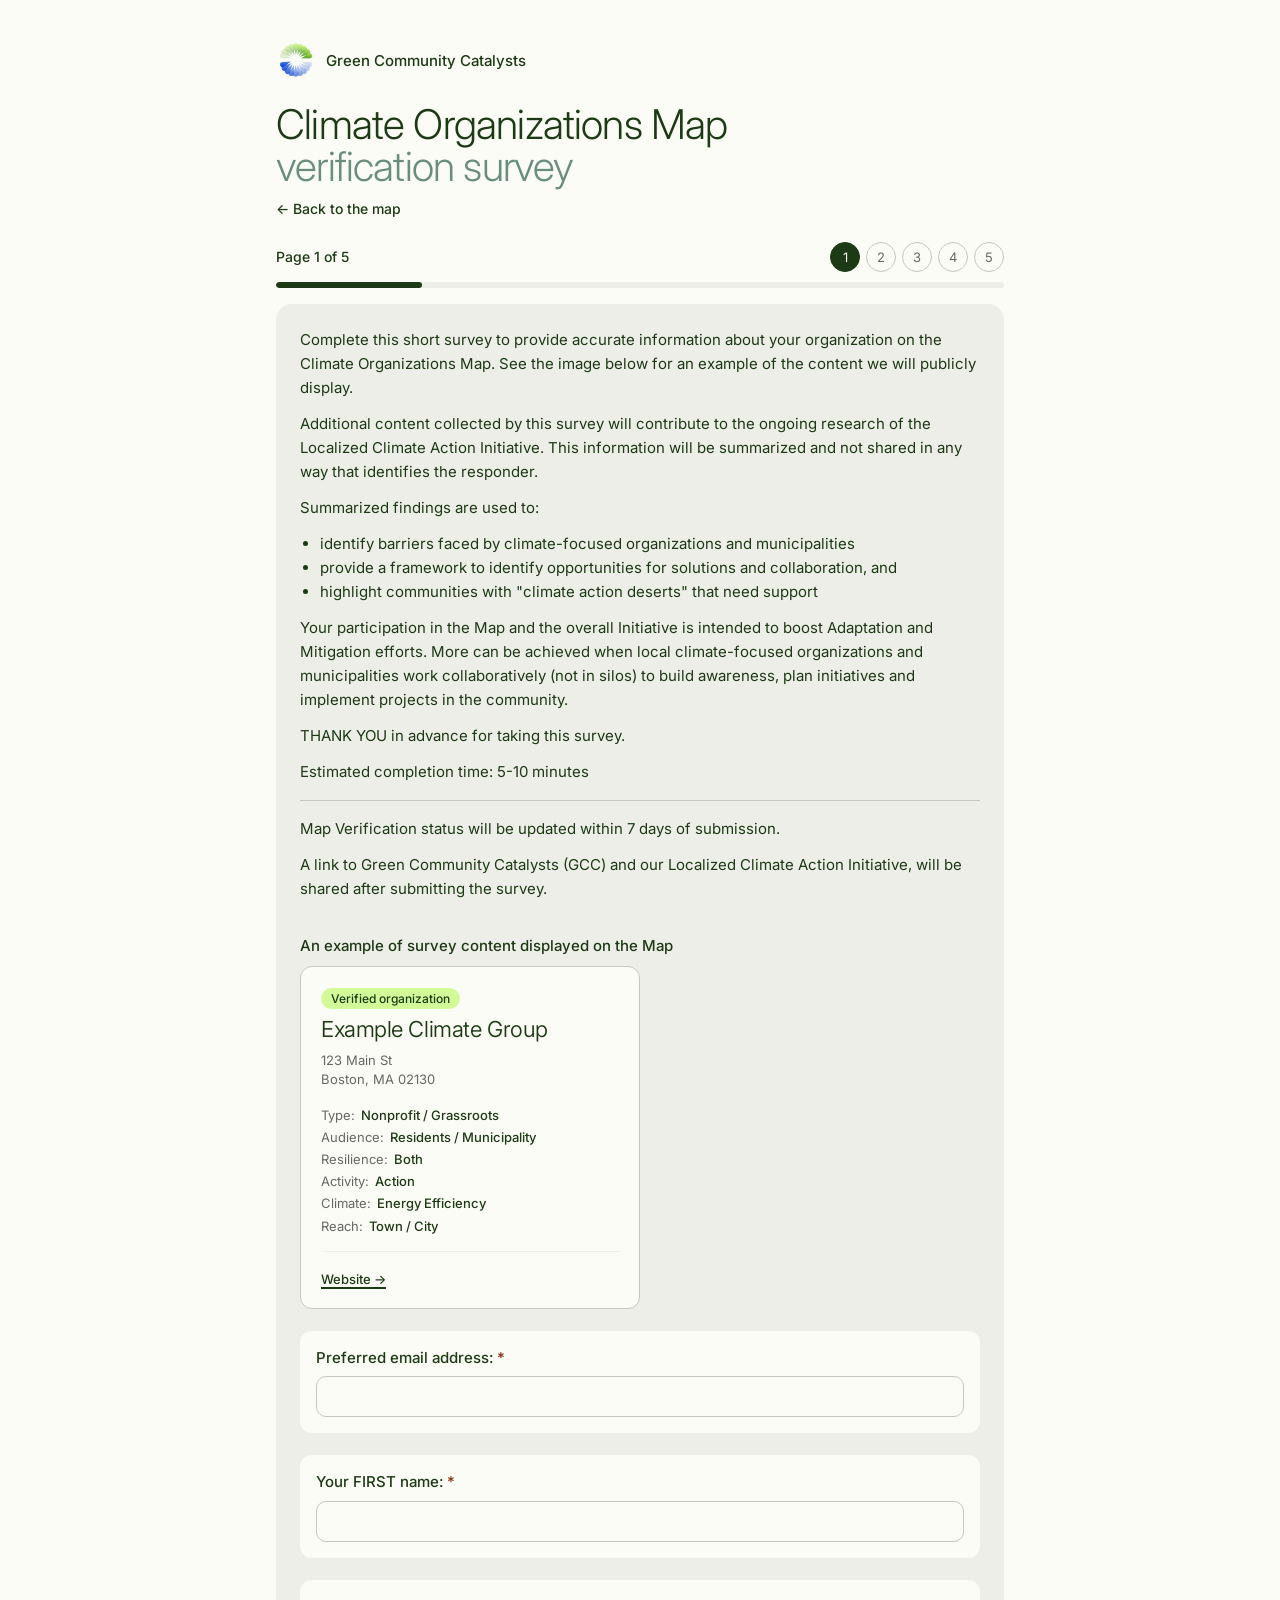
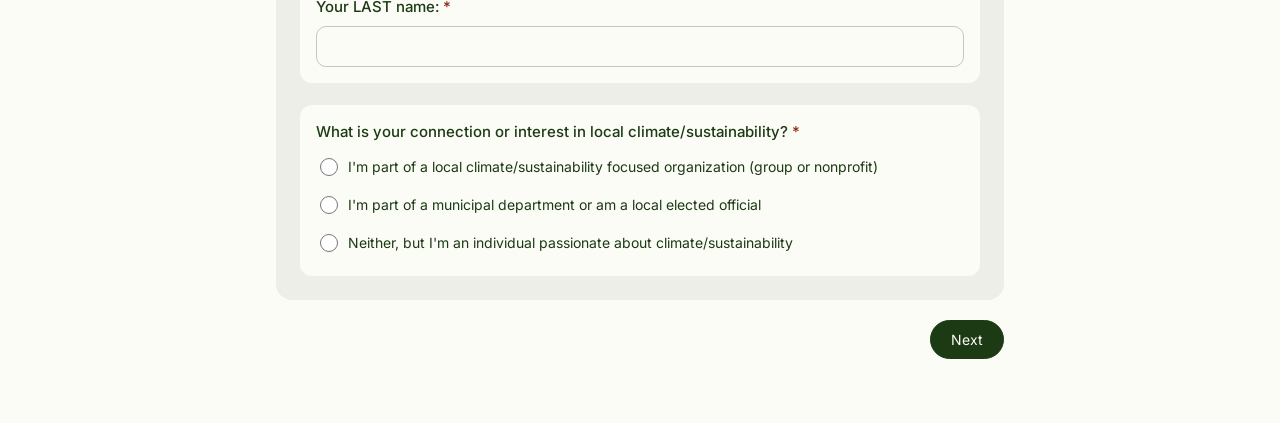
<file: survey.html>
<!doctype html>
<html lang="en">
  <head>
    <meta charset="UTF-8" />
    <meta name="viewport" content="width=device-width, initial-scale=1.0" />
    <meta
      name="description"
      content="Verify your organization on the Climate Organizations Map and take part in the Localized Climate Action Initiative survey."
    />
    <title>Map Verification Survey</title>
    <link rel="icon" type="image/png" href="logo.png" />
    <link rel="preconnect" href="https://fonts.googleapis.com" />
    <link rel="preconnect" href="https://fonts.gstatic.com" crossorigin />
    <link
      href="https://fonts.googleapis.com/css2?family=Inter:wght@300..500&family=JetBrains+Mono:wght@400&display=swap"
      rel="stylesheet"
    />
    <link rel="stylesheet" href="styles.css?v=20261123-24" />
  </head>
  <body class="form-page" data-page="survey">
    <main class="form-shell">
      <header class="masthead">
        <div class="eyebrow"><img src="logo.png" alt="" width="40" height="40" /> Green Community Catalysts</div>
        <h1>Climate Organizations Map<br /><em>verification survey</em></h1>
        <a class="back-link" href="./">← Back to the map</a>
      </header>

      <p id="survey-verifying" class="notice notice-success" hidden>You are verifying <strong></strong>. Its details are filled in below; please check and correct them.</p>

      <!-- Sections come from data/survey.json; one is shown at a time. The survey
           checks each section itself, since hidden sections hold required fields. -->
      <form id="survey-form" novalidate>
        <!-- Page counter, progress bar and page buttons; filled by survey.js. -->
        <nav id="survey-progress" class="survey-progress" aria-label="Survey pages">
          <div class="survey-progress-head">
            <span id="survey-page-label" class="survey-page-label"></span>
            <ol id="survey-pages" class="survey-pages"></ol>
          </div>
          <div class="survey-progress-bar" aria-hidden="true"><span id="survey-progress-fill"></span></div>
        </nav>
        <div id="survey-sections"></div>
        <div class="button-row survey-nav">
          <button id="survey-back" class="text-button" type="button" hidden>← Back</button>
          <button id="survey-next" class="primary-button" type="submit">Next</button>
        </div>
        <div id="survey-message" class="notice" role="status" hidden></div>
      </form>

      <section id="survey-done" class="form-card" hidden>
        <h2 class="survey-section-title">Thank you</h2>
        <div class="survey-help"></div>
        <a class="back-link" href="./">← Back to the map</a>
      </section>
    </main>

    <script src="supabase-config.js?v=20261123-24"></script>
    <script src="forms.js?v=20261123-24"></script>
    <script src="survey.js?v=20261123-24"></script>
  </body>
</html>
</file>
<file: styles.css>
/* Flat, editorial green system: hierarchy comes from color, weight and spacing,
   never from shadows, gradients or decorative borders. */
:root {
  --forest: #1c3a13;      /* primary text, buttons, dark surfaces */
  --lime: #d3fa99;        /* badges and small emphasis only */
  --eucalyptus: #698e79;  /* secondary accent */
  --sage: #757c5d;
  --pewter: #666666;      /* secondary text */
  --ash: #b3b3b3;         /* muted borders, disabled */
  --frost: #c4c7c4;
  --stone: #eeeee9;       /* subtle panels, hover */
  --snow: #fcfcf7;        /* canvas; pure white is never used */
  --panel-width: min(440px, 38vw);
  --sans: "Inter", "General Sans", system-ui, sans-serif;
  --mono: "JetBrains Mono", "IBM Plex Mono", ui-monospace, monospace;
  --pill: 1000px;
}

* { box-sizing: border-box; }

/* The hidden attribute always wins over a component's display rule
   (for example .survey-section's grid), so hidden parts never show. */
[hidden] { display: none !important; }

html, body { height: 100%; }

body {
  margin: 0;
  overflow: hidden;
  color: var(--forest);
  background: var(--snow);
  font-family: var(--sans);
  font-size: 16px;
  font-weight: 400;
  -webkit-font-smoothing: antialiased;
}

button, input, summary { font: inherit; }

:focus-visible { outline: 1.5px solid var(--forest); outline-offset: 2px; }

/* Two-column shell: collapsible index panel plus fluid map canvas. */
.atlas-shell {
  position: relative;
  display: grid;
  grid-template-columns: var(--panel-width) 1fr;
  width: 100%;
  height: 100%;
  transition: grid-template-columns 240ms cubic-bezier(.2,.7,.2,1);
}

.atlas-panel {
  position: relative;
  z-index: 2;
  display: flex;
  width: var(--panel-width);
  min-width: 0;
  flex-direction: column;
  padding: 32px 24px 16px;
  overflow-x: hidden;
  overflow-y: auto;
  background: var(--snow);
  transition: opacity 180ms ease, transform 240ms cubic-bezier(.2,.7,.2,1);
  scrollbar-color: var(--ash) transparent;
  scrollbar-width: thin;
}

.atlas-shell.sidebar-collapsed { grid-template-columns: 0 1fr; }

.atlas-shell.sidebar-collapsed .atlas-panel {
  pointer-events: none;
  opacity: 0;
  transform: translateX(-100%);
}

/* The toggle straddles the panel edge and stays reachable after collapse. */
.sidebar-toggle {
  position: absolute;
  top: 24px;
  left: calc(var(--panel-width) - 20px);
  z-index: 10;
  display: grid;
  width: 40px;
  height: 40px;
  padding: 0;
  place-items: center;
  color: var(--snow);
  background: var(--forest);
  border: 0;
  border-radius: var(--pill);
  cursor: pointer;
  transition: left 240ms cubic-bezier(.2,.7,.2,1), background 160ms ease;
}

.sidebar-toggle:hover { background: var(--eucalyptus); }
.sidebar-toggle span { font-size: 1.5rem; font-weight: 300; line-height: 1; transform: translateY(-1px); }
.atlas-shell.sidebar-collapsed .sidebar-toggle { left: 16px; }

/* Masthead */
.masthead { padding-right: 24px; }

.eyebrow {
  display: flex;
  align-items: center;
  gap: 8px;
  margin-bottom: 24px;
  color: var(--pewter);
  font-size: 12px;
  font-weight: 500;
  letter-spacing: 0.04em;
  text-transform: uppercase;
}

/* Brand lockup: logo plus the organization's name in its own casing. */
.eyebrow { gap: 10px; color: var(--forest); font-size: 15px; letter-spacing: 0; text-transform: none; }
.eyebrow img { display: block; width: 40px; height: 40px; }

h1 {
  margin: 0;
  color: var(--forest);
  font-size: clamp(2.25rem, 3.2vw, 2.75rem);
  font-weight: 300;
  line-height: 1.02;
  letter-spacing: -0.02em;
}

h1 em { color: var(--eucalyptus); font-style: normal; }

.lede {
  max-width: 34ch;
  margin: 16px 0 32px;
  color: var(--pewter);
  font-size: 16px;
  line-height: 1.5;
}

/* Labels share one quiet style. */
.section-label,
.search-field > span,
.multi-field > span {
  color: var(--pewter);
  font-size: 12px;
  font-weight: 500;
}

/* Search and facet controls use native inputs for keyboard and mobile support. */
/* The reveal animation makes the form and the results their own layers; lift
   the form so open checkbox menus are drawn above the results list. */
.filters {
  position: relative;
  z-index: 2;
  padding-bottom: 24px;
  border-bottom: 1px solid var(--stone);
}

.filters label, .multi-field { display: grid; gap: 8px; }

input[type="search"], .multi > summary {
  width: 100%;
  min-height: 44px;
  padding: 10px 14px;
  color: var(--forest);
  background: var(--snow);
  border: 1.5px solid var(--frost);
  border-radius: 8px;
  outline: none;
  transition: border-color 140ms ease;
}

/* Checkbox dropdown: the summary looks like a select; the panel floats below it. */
.multi { position: relative; }

.multi > summary {
  display: block;
  overflow: hidden;
  padding-right: 36px;
  list-style: none;
  text-overflow: ellipsis;
  white-space: nowrap;
  background-image: url("data:image/svg+xml,%3Csvg xmlns='http://www.w3.org/2000/svg' width='12' height='8' viewBox='0 0 12 8'%3E%3Cpath d='M1 1.5 6 6.5 11 1.5' fill='none' stroke='%231c3a13' stroke-width='1.5'/%3E%3C/svg%3E");
  background-repeat: no-repeat;
  background-position: right 14px center;
  cursor: pointer;
}

.multi > summary::-webkit-details-marker { display: none; }
.multi.has-selection > summary { border-color: var(--forest); font-weight: 500; }

.multi-options {
  position: absolute;
  z-index: 20;
  top: calc(100% + 4px);
  left: 0;
  width: max(100%, 240px);
  max-height: 280px;
  padding: 6px;
  overflow-y: auto;
  background: var(--snow);
  border: 1.5px solid var(--forest);
  border-radius: 8px;
}

/* Right-column panels open leftward so they stay inside the sidebar. */
.schema-filter-grid .multi-field:nth-child(even) .multi-options { right: 0; left: auto; }

.filters .multi-option {
  display: grid;
  grid-template-columns: 16px 1fr auto;
  align-items: center;
  gap: 10px;
  padding: 7px 8px;
  border-radius: 6px;
  font-size: 14px;
  cursor: pointer;
}

.multi-option:hover { background: var(--stone); }
.multi-option input { width: 16px; height: 16px; margin: 0; accent-color: var(--forest); cursor: pointer; }
.multi-option:has(input:disabled) { color: var(--ash); cursor: default; }
.multi-count { color: var(--pewter); font-family: var(--mono); font-size: 11px; }

input[type="search"]:hover, .multi > summary:hover { border-color: var(--ash); }
input[type="search"]:focus, .multi > summary:focus-visible { border-color: var(--forest); }
input::placeholder { color: var(--ash); }

.filter-row.single { grid-template-columns: 1fr; }

.filter-row {
  display: grid;
  grid-template-columns: 1fr 1fr;
  gap: 8px 8px;
  margin-top: 16px;
}

.filter-row .multi-field > span {
  overflow: hidden;
  text-overflow: ellipsis;
  white-space: nowrap;
}

/* Less common schema facets collapse without leaving the DOM. */
.advanced-filters { margin-top: 24px; }

.advanced-filters > summary {
  display: flex;
  align-items: center;
  justify-content: space-between;
  font-size: 14px;
  font-weight: 500;
  list-style: none;
  cursor: pointer;
}

.advanced-filters > summary::-webkit-details-marker { display: none; }

.advanced-filters > summary span {
  min-width: 24px;
  padding: 2px 8px;
  color: var(--forest);
  background: var(--lime);
  border-radius: var(--pill);
  font-size: 12px;
  text-align: center;
}

.filter-availability {
  margin: 8px 0 0;
  color: var(--pewter);
  font-size: 12px;
  line-height: 1.5;
}

/* Inverted light pill button. */
.reset-button {
  margin-top: 16px;
  padding: 8px 18px;
  color: var(--forest);
  background: var(--snow);
  border: 1.5px solid var(--forest);
  border-radius: var(--pill);
  font-size: 14px;
  cursor: pointer;
  transition: background 140ms ease, color 140ms ease;
}

.reset-button:hover { color: var(--snow); background: var(--forest); }

/* Result index stays bounded so it cannot push the footer beyond the panel. */
.index-section {
  display: flex;
  flex: 0 0 auto;
  min-height: 320px;
  flex-direction: column;
  margin-top: 24px;
}

.index-heading {
  display: flex;
  align-items: end;
  justify-content: space-between;
  gap: 16px;
  margin-bottom: 8px;
}

.index-heading > div { display: grid; gap: 2px; }
.index-heading strong { font-size: 32px; font-weight: 300; line-height: 1.1; letter-spacing: -0.02em; }
.index-heading > span { padding-bottom: 4px; color: var(--pewter); font-family: var(--mono); font-size: 12px; text-align: right; }

.results {
  min-height: 0;
  max-height: 420px;
  overflow-y: auto;
  scrollbar-color: var(--ash) transparent;
  scrollbar-width: thin;
}

/* Each result is a real button: code pill, name and place, arrow. */
.result-card {
  display: grid;
  grid-template-columns: 1fr 16px;
  align-items: center;
  gap: 12px;
  width: 100%;
  padding: 12px 8px;
  color: var(--forest);
  text-align: left;
  background: transparent;
  border: 0;
  border-bottom: 1px solid var(--stone);
  border-radius: 0;
  cursor: pointer;
  transition: background 140ms ease;
}

.result-card:hover, .result-card:focus-visible {
  background: var(--stone);
  border-radius: 8px;
  outline: none;
}

.result-copy { display: grid; gap: 2px; min-width: 0; }
.result-name { overflow: hidden; font-size: 15px; font-weight: 500; text-overflow: ellipsis; white-space: nowrap; }
.result-location { overflow: hidden; color: var(--pewter); font-size: 13px; text-overflow: ellipsis; white-space: nowrap; }
.result-arrow { color: var(--forest); transition: transform 140ms ease; }
.result-card:hover .result-arrow { transform: translateX(3px); }

.empty-state { padding: 24px 8px; color: var(--pewter); line-height: 1.5; }

/* Map stage owns a size container so popups can respond to map height. */
.map-stage { position: relative; min-width: 0; background: var(--stone); container-type: size; }
#map { position: absolute; inset: 0; }

/* The popup may use nearly the full map height (app.js pans it into view);
   only profiles taller than that scroll inside it. */
.maplibregl-popup-content {
  width: min(320px, calc(100vw - 32px));
  max-width: 100%;
  max-height: min(80vh, 640px);
  max-height: min(calc(100cqh - 40px), 640px);
  overflow-x: hidden;
  overflow-y: auto;
  overscroll-behavior: contain;
  scrollbar-gutter: stable;
  -webkit-overflow-scrolling: touch;
  padding: 20px;
  color: var(--forest);
  background: var(--snow);
  border: 1.5px solid var(--frost);
  border-radius: 16px;
  box-shadow: none;
  font-family: var(--sans);
}

/* The tip must match the card on every anchor side. */
.maplibregl-popup-anchor-bottom .maplibregl-popup-tip,
.maplibregl-popup-anchor-bottom-left .maplibregl-popup-tip,
.maplibregl-popup-anchor-bottom-right .maplibregl-popup-tip { border-top-color: var(--frost); }
.maplibregl-popup-anchor-top .maplibregl-popup-tip,
.maplibregl-popup-anchor-top-left .maplibregl-popup-tip,
.maplibregl-popup-anchor-top-right .maplibregl-popup-tip { border-bottom-color: var(--frost); }
.maplibregl-popup-anchor-left .maplibregl-popup-tip { border-right-color: var(--frost); }
.maplibregl-popup-anchor-right .maplibregl-popup-tip { border-left-color: var(--frost); }

/* Sticky positioning keeps the close control available while popup text scrolls. */
.maplibregl-popup-close-button {
  position: sticky;
  top: 0;
  z-index: 2;
  float: right;
  width: 28px;
  height: 28px;
  margin: -8px -8px 0 8px;
  color: var(--forest);
  background: var(--stone);
  border-radius: var(--pill);
  font-size: 18px;
  line-height: 1;
}

.maplibregl-popup-close-button:hover { color: var(--snow); background: var(--forest); }

/* Sale-badge style: lime pill, forest text. */
.popup-verified {
  display: inline-block;
  margin-bottom: 8px;
  padding: 3px 10px;
  color: var(--forest);
  background: var(--lime);
  border-radius: var(--pill);
  font-size: 12px;
  font-weight: 500;
}

.popup-name { margin: 0 0 8px; font-size: 22px; font-weight: 350; line-height: 1.15; letter-spacing: -0.02em; }
.popup-address { color: var(--pewter); font-size: 13px; line-height: 1.5; }
.popup-fields { display: grid; gap: 4px; margin: 16px 0 0; }
.popup-fields div { display: flex; gap: 6px; font-size: 13px; line-height: 1.4; }
.popup-fields dt { flex: 0 0 auto; color: var(--pewter); font-weight: 400; }
.popup-fields dd { margin: 0; font-weight: 500; }
.popup-profile { margin-top: 16px; padding-top: 16px; border-top: 1px solid var(--stone); }

/* Text link with a 1.5px underline and trailing arrow. */
.popup-link {
  color: var(--forest);
  font-size: 13px;
  font-weight: 500;
  text-decoration: underline;
  text-decoration-thickness: 1.5px;
  text-underline-offset: 3px;
}

.popup-profile > .popup-link + .popup-link { margin-left: 12px; }
.popup-link:hover { color: var(--eucalyptus); }
.popup-summary { margin: 8px 0 0; font-size: 14px; line-height: 1.5; }

/* Primary filled pill button. */
.popup-verify {
  display: inline-block;
  margin-top: 16px;
  padding: 10px 18px;
  color: var(--snow);
  background: var(--forest);
  border-radius: var(--pill);
  font-size: 13px;
  font-weight: 400;
  text-decoration: none;
  transition: background 140ms ease;
}

.popup-verify:hover { color: var(--snow); background: var(--eucalyptus); }

/* Flat map controls. */
.maplibregl-ctrl-group {
  overflow: hidden;
  background: var(--snow);
  border: 1.5px solid var(--frost);
  border-radius: 16px;
  box-shadow: none !important;
}

.maplibregl-ctrl-group button + button { border-top: 1px solid var(--stone); }

.maplibregl-ctrl-attrib {
  color: var(--pewter);
  background: rgba(252, 252, 247, 0.85) !important;
  font-family: var(--sans);
  font-size: 11px;
}

/* Gentle staggered entrance. */
.reveal { animation: arrive 480ms both cubic-bezier(.2,.7,.2,1); }
.reveal-1 { animation-delay: 40ms; }
.reveal-2 { animation-delay: 100ms; }
.reveal-3 { animation-delay: 160ms; }
.reveal-4 { animation-delay: 220ms; }

@keyframes arrive {
  from { opacity: 0; transform: translateY(8px); }
  to { opacity: 1; transform: translateY(0); }
}

/* On narrow screens the sidebar stacks above the map. */
@media (max-width: 820px) {
  body { overflow: auto; }
  .atlas-shell { display: flex; min-height: 100%; height: auto; flex-direction: column; }
  .atlas-panel { width: 100%; height: 65vh; min-height: 570px; padding: 24px 16px 16px; }
  .masthead { padding-right: 56px; }
  .map-stage { height: 58vh; min-height: 430px; }
  .results { max-height: 230px; }
  .sidebar-toggle { position: fixed; top: 16px; right: 16px; left: auto; }
  .atlas-shell.sidebar-collapsed { display: flex; }
  .atlas-shell.sidebar-collapsed .atlas-panel { height: 0; min-height: 0; padding-top: 0; padding-bottom: 0; }
  .atlas-shell.sidebar-collapsed .sidebar-toggle { right: 16px; left: auto; }
}

@media (prefers-reduced-motion: reduce) {
  *, *::before, *::after { scroll-behavior: auto !important; animation-duration: 0.01ms !important; animation-iteration-count: 1 !important; transition-duration: 0.01ms !important; }
}

/* Add-organization and admin pages: one scrolling column of flat cards. */
body.form-page { overflow: auto; }
.form-shell { display: grid; gap: 24px; width: min(760px, 100%); margin: 0 auto; padding: 40px 16px 64px; }
.back-link { display: inline-block; margin-top: 12px; color: var(--forest); font-size: 14px; font-weight: 500; text-decoration: none; }
.back-link:hover { text-decoration: underline; }
.form-card { padding: 24px; background: var(--stone); border-radius: 16px; }
.form-card h2 { margin: 0 0 16px; }
.form-grid { display: grid; grid-template-columns: repeat(auto-fit, minmax(220px, 1fr)); gap: 16px; }
.field { display: grid; gap: 6px; font-size: 13px; color: var(--pewter); }
.field input, .field select {
  width: 100%;
  padding: 10px 12px;
  color: var(--forest);
  background: var(--snow);
  border: 1px solid var(--frost);
  border-radius: 10px;
  font: inherit;
  font-size: 15px;
}
.field input:focus, .field select:focus { border-color: var(--forest); outline: none; }
.primary-button {
  padding: 10px 20px;
  color: var(--snow);
  background: var(--forest);
  border: 1.5px solid var(--forest);
  border-radius: var(--pill);
  font: inherit;
  font-size: 14px;
  cursor: pointer;
}
.primary-button:disabled { opacity: .5; cursor: progress; }
.primary-button.small { padding: 6px 14px; font-size: 13px; }
#add-form .primary-button, #editor-form .button-row { margin-top: 20px; }
.text-button { padding: 4px 6px; color: var(--forest); background: none; border: 0; font: inherit; font-size: 14px; text-decoration: underline; cursor: pointer; }
.text-button.danger, .warning-text { color: #8a2c0d; }
.button-row { display: flex; flex-wrap: wrap; align-items: center; gap: 8px; }
.inline-form { display: flex; flex-wrap: wrap; align-items: end; gap: 12px; }
.inline-form .field { flex: 1 1 240px; }
.form-help { margin: 0 0 16px; color: var(--pewter); font-size: 14px; line-height: 1.5; }
.file-field { display: inline-grid; gap: 6px; font-size: 13px; color: var(--pewter); }
.notice { margin-top: 16px; padding: 12px 14px; border-radius: 10px; background: var(--snow); font-size: 14px; line-height: 1.5; }
.notice ul { margin: 8px 0 0; padding-left: 18px; }
.notice-success { border-left: 3px solid var(--eucalyptus); }
.notice-error { border-left: 3px solid #8a2c0d; }
.admin-list { display: grid; gap: 8px; margin-top: 12px; }
.admin-row { display: flex; flex-wrap: wrap; align-items: center; justify-content: space-between; gap: 12px; padding: 12px 14px; background: var(--snow); border-radius: 10px; }
.admin-row-copy { display: grid; gap: 2px; min-width: 0; font-size: 14px; }
.admin-row-copy span { color: var(--pewter); font-size: 13px; }
/* The signed-in cards sit inside #admin-area, so they need their own gap.
   :not([hidden]) keeps the hidden attribute working. */
#admin-area:not([hidden]) { display: grid; gap: 24px; }
#admin-area > .form-help { margin: 0; }

/* Delete confirmation: a flat card like the rest of the page, over a dimmed page. */
.confirm-dialog {
  width: min(420px, calc(100% - 32px));
  padding: 24px;
  color: var(--forest);
  background: var(--snow);
  border: 0;
  border-radius: 16px;
}
.confirm-dialog::backdrop { background: rgba(28, 58, 19, 0.35); }
.confirm-title { margin: 0 0 8px; font-size: 20px; font-weight: 400; line-height: 1.25; letter-spacing: -0.01em; }
.confirm-dialog .form-help { margin-bottom: 20px; }
.confirm-buttons { justify-content: flex-end; }
.danger-button { background: #8a2c0d; border-color: #8a2c0d; }

/* Map header call to action: a filled pill so visitors can find it at a glance. */
.add-org-button {
  display: inline-flex;
  align-items: center;
  gap: 10px;
  margin: -8px 0 32px;
  padding: 10px 20px 10px 12px;
  color: var(--snow);
  background: var(--forest);
  border-radius: var(--pill);
  font-size: 15px;
  font-weight: 500;
  text-decoration: none;
  transition: background 140ms ease;
}
.add-org-button:hover { background: var(--eucalyptus); }
.add-org-plus {
  display: inline-grid;
  place-items: center;
  width: 24px;
  height: 24px;
  color: var(--forest);
  background: var(--lime);
  border-radius: 50%;
  font-size: 18px;
  line-height: 1;
}

/* Admin rules card. */
.rules-list { display: grid; gap: 10px; margin: 0; padding-left: 18px; font-size: 14px; line-height: 1.55; }
.rules-heading { margin: 24px 0 10px; font-size: 15px; font-weight: 500; }
.table-scroll { overflow-x: auto; background: var(--snow); border-radius: 10px; }
.rules-table { width: 100%; border-collapse: collapse; font-size: 13px; line-height: 1.45; }
.rules-table th, .rules-table td { padding: 8px 12px; text-align: left; vertical-align: top; border-bottom: 1px solid var(--stone); }
.rules-table th { color: var(--pewter); font-weight: 500; white-space: nowrap; }
.rules-table td:first-child, .rules-table td:nth-child(2) { white-space: nowrap; }
.rules-table tr:last-child td { border-bottom: 0; }
.rules code, .rules-example { font-family: var(--mono); font-size: 12px; }
.rules-example { margin: 0; padding: 12px 14px; overflow-x: auto; background: var(--snow); border-radius: 10px; white-space: pre; }
/* Grid children may shrink below their content, so wide tables scroll inside their card. */
.form-shell > *, #admin-area > * { min-width: 0; }
.rules-table code { white-space: nowrap; }


/* Rules: a collapsible bar at the top of the admin area. A labelled
   Show/Hide pill and a hover state make it read as something to open. */
.rules > summary { list-style: none; cursor: pointer; }
.rules > summary::-webkit-details-marker { display: none; }
.rules { transition: background 140ms ease; }
.rules:not([open]):hover { background: var(--frost); }
.rules > summary:focus-visible { outline-offset: 6px; border-radius: 8px; }
.rules-summary { display: grid; grid-template-columns: 1fr auto; gap: 2px 12px; align-items: center; }
.rules-summary::after {
  content: "Show rules \25BE";
  grid-column: 2;
  grid-row: 1 / span 2;
  padding: 8px 16px;
  color: var(--snow);
  background: var(--forest);
  border-radius: var(--pill);
  font-size: 14px;
  font-weight: 500;
  white-space: nowrap;
}
.rules[open] .rules-summary::after { content: "Hide rules \25B4"; color: var(--forest); background: var(--snow); box-shadow: inset 0 0 0 1.5px var(--forest); }
.rules[open] .rules-summary { margin-bottom: 20px; }
.rules-summary-title { font-size: 16px; font-weight: 500; }
.rules-summary-hint { color: var(--pewter); font-size: 13px; }

/* Street-address suggestions: a flat list under the field. */
.combo { position: relative; }
.suggestions {
  position: absolute;
  top: calc(100% + 4px);
  right: 0;
  left: 0;
  z-index: 5;
  margin: 0;
  padding: 4px;
  list-style: none;
  background: var(--snow);
  border: 1px solid var(--frost);
  border-radius: 10px;
  box-shadow: 0 8px 24px rgba(28, 58, 19, 0.12);
}
.suggestions li { padding: 8px 10px; color: var(--forest); font-size: 14px; line-height: 1.35; border-radius: 6px; cursor: pointer; }
.suggestions li:hover, .suggestions li[aria-selected="true"] { background: var(--stone); }
.field-note { color: var(--pewter); font-size: 11px; }
/* At most about seven rows show; longer lists scroll inside with a slim bar. */
.suggestions { max-height: 264px; overflow-y: auto; scrollbar-width: thin; scrollbar-color: var(--ash) transparent; }
.suggestions::-webkit-scrollbar { width: 6px; }
.suggestions::-webkit-scrollbar-thumb { background: var(--ash); border-radius: 3px; }
/* Town / City reads as a dropdown: a chevron like the selects, but any town can be typed. */
.combo input[aria-controls$="-town-list"] {
  padding-right: 36px;
  background: var(--snow) url("data:image/svg+xml,%3Csvg xmlns='http://www.w3.org/2000/svg' width='12' height='8' viewBox='0 0 12 8'%3E%3Cpath d='M1 1.5l5 5 5-5' fill='none' stroke='%231c3a13' stroke-width='1.6' stroke-linecap='round' stroke-linejoin='round'/%3E%3C/svg%3E") no-repeat right 14px center;
}

/* Survey (survey.html): one section card at a time, Google-Form-like questions in the site style. */
.survey-section { display: grid; gap: 22px; }
.survey-section-title { margin: 0; font-size: 20px; font-weight: 400; line-height: 1.3; letter-spacing: -0.01em; }
.survey-help { color: var(--forest); font-size: 15px; line-height: 1.6; }
.survey-help p { margin: 0 0 12px; }
.survey-help ul { margin: 0 0 12px; padding-left: 20px; }
.survey-help hr { margin: 16px 0; border: 0; border-top: 1px solid var(--frost); }
.question { display: grid; gap: 8px; padding: 16px; background: var(--snow); border-radius: 12px; }
.question.has-error { box-shadow: inset 0 0 0 1.5px #8a2c0d; }
.question-title { color: var(--forest); font-size: 15px; font-weight: 500; line-height: 1.45; }
.required-mark { color: #8a2c0d; }
.question-help { margin: 0; color: var(--pewter); font-size: 13px; line-height: 1.5; }
.question-error { color: #8a2c0d; font-size: 13px; }
.question input[type="text"], .question input[type="email"], .question textarea, .question select {
  width: 100%;
  padding: 10px 12px;
  color: var(--forest);
  background: var(--snow);
  border: 1px solid var(--frost);
  border-radius: 10px;
  font: inherit;
  font-size: 15px;
}
.question textarea { resize: vertical; }
.question input:focus, .question textarea:focus, .question select:focus { border-color: var(--forest); outline: none; }
.choices { display: grid; gap: 6px; }
.choice { display: flex; align-items: flex-start; gap: 10px; padding: 6px 4px; font-size: 14px; line-height: 1.45; cursor: pointer; }
.choice input[type="radio"], .choice input[type="checkbox"] { flex: none; width: 18px; height: 18px; margin: 1px 0 0; accent-color: var(--forest); }
.choice-other { align-items: center; }
.choice-other input[type="text"] { flex: 1; padding: 6px 10px; }
.survey-nav { justify-content: space-between; margin-top: 20px; }
.survey-nav .primary-button { margin-left: auto; }
.survey-example { display: grid; gap: 10px; margin: 0; }
.example-card { max-width: 340px; padding: 20px; background: var(--snow); border: 1px solid var(--frost); border-radius: 12px; }
.visually-hidden { position: absolute; width: 1px; height: 1px; overflow: hidden; clip: rect(0 0 0 0); white-space: nowrap; }
#survey-verifying { margin: 0; }

/* Survey pages: "Page 2 of 5", numbered page buttons and a progress bar. */
.survey-progress { display: grid; gap: 10px; margin-bottom: 16px; }
.survey-progress-head { display: flex; flex-wrap: wrap; align-items: center; justify-content: space-between; gap: 10px; }
.survey-page-label { color: var(--forest); font-size: 14px; font-weight: 500; }
.survey-pages { display: flex; gap: 6px; margin: 0; padding: 0; list-style: none; }
.survey-page {
  display: grid;
  place-items: center;
  width: 30px;
  height: 30px;
  padding: 0;
  color: var(--pewter);
  background: var(--snow);
  border: 1px solid var(--frost);
  border-radius: 50%;
  font: inherit;
  font-size: 13px;
}
.survey-page.done { color: var(--forest); background: var(--lime); border-color: var(--lime); cursor: pointer; }
.survey-page.done:hover { border-color: var(--forest); }
.survey-page.current { color: var(--snow); background: var(--forest); border-color: var(--forest); }
.survey-page:disabled { cursor: default; }
.survey-progress-bar { height: 6px; overflow: hidden; background: var(--stone); border-radius: 3px; }
.survey-progress-bar span { display: block; height: 100%; background: var(--forest); border-radius: 3px; transition: width 200ms ease; }
/* A link styled as the main button (for example "Yes, verify it"). */
a.primary-button { display: inline-block; text-decoration: none; }

/* Admin review sections: a clear heading so the two queues are easy to tell apart. */
.review-heading { margin: 0 0 8px; color: var(--forest); font-size: 17px; font-weight: 500; letter-spacing: -0.01em; }
.review-heading .multi-count { margin-left: 4px; font-size: 13px; }
</file>
